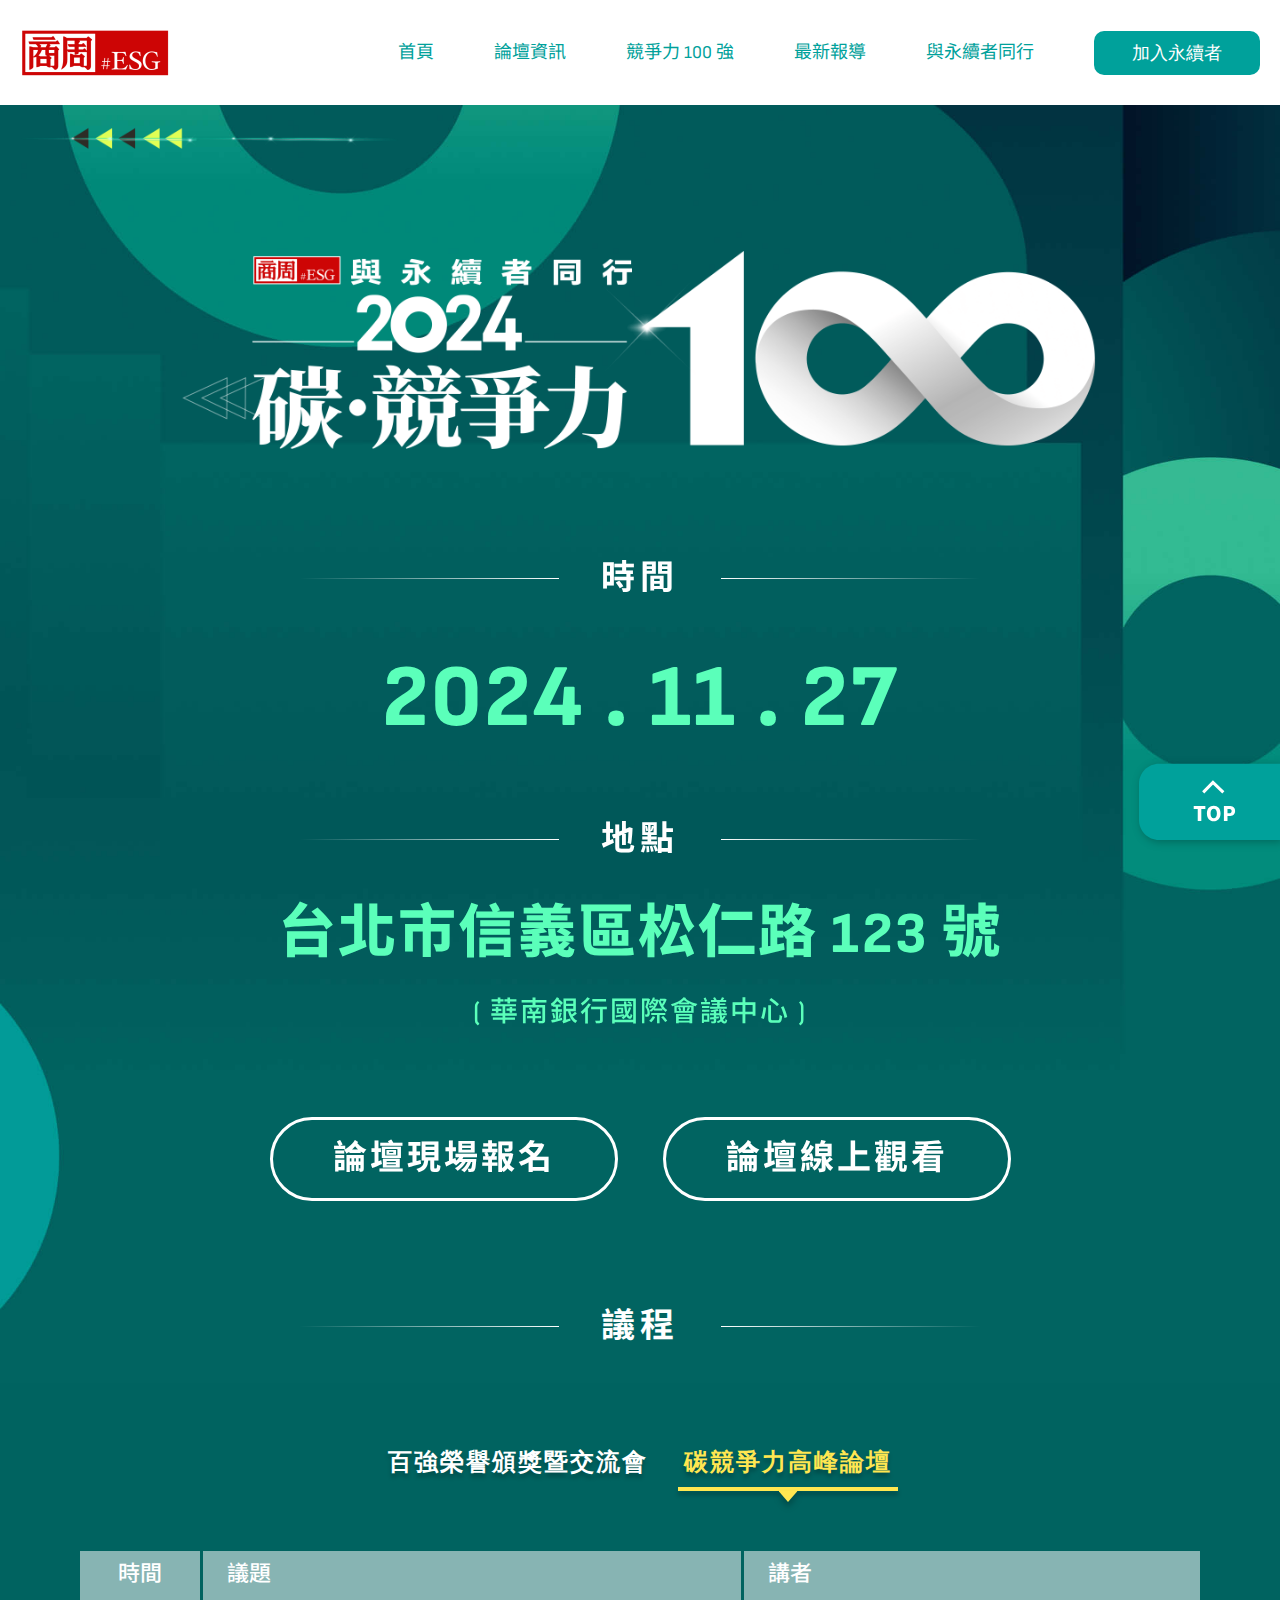
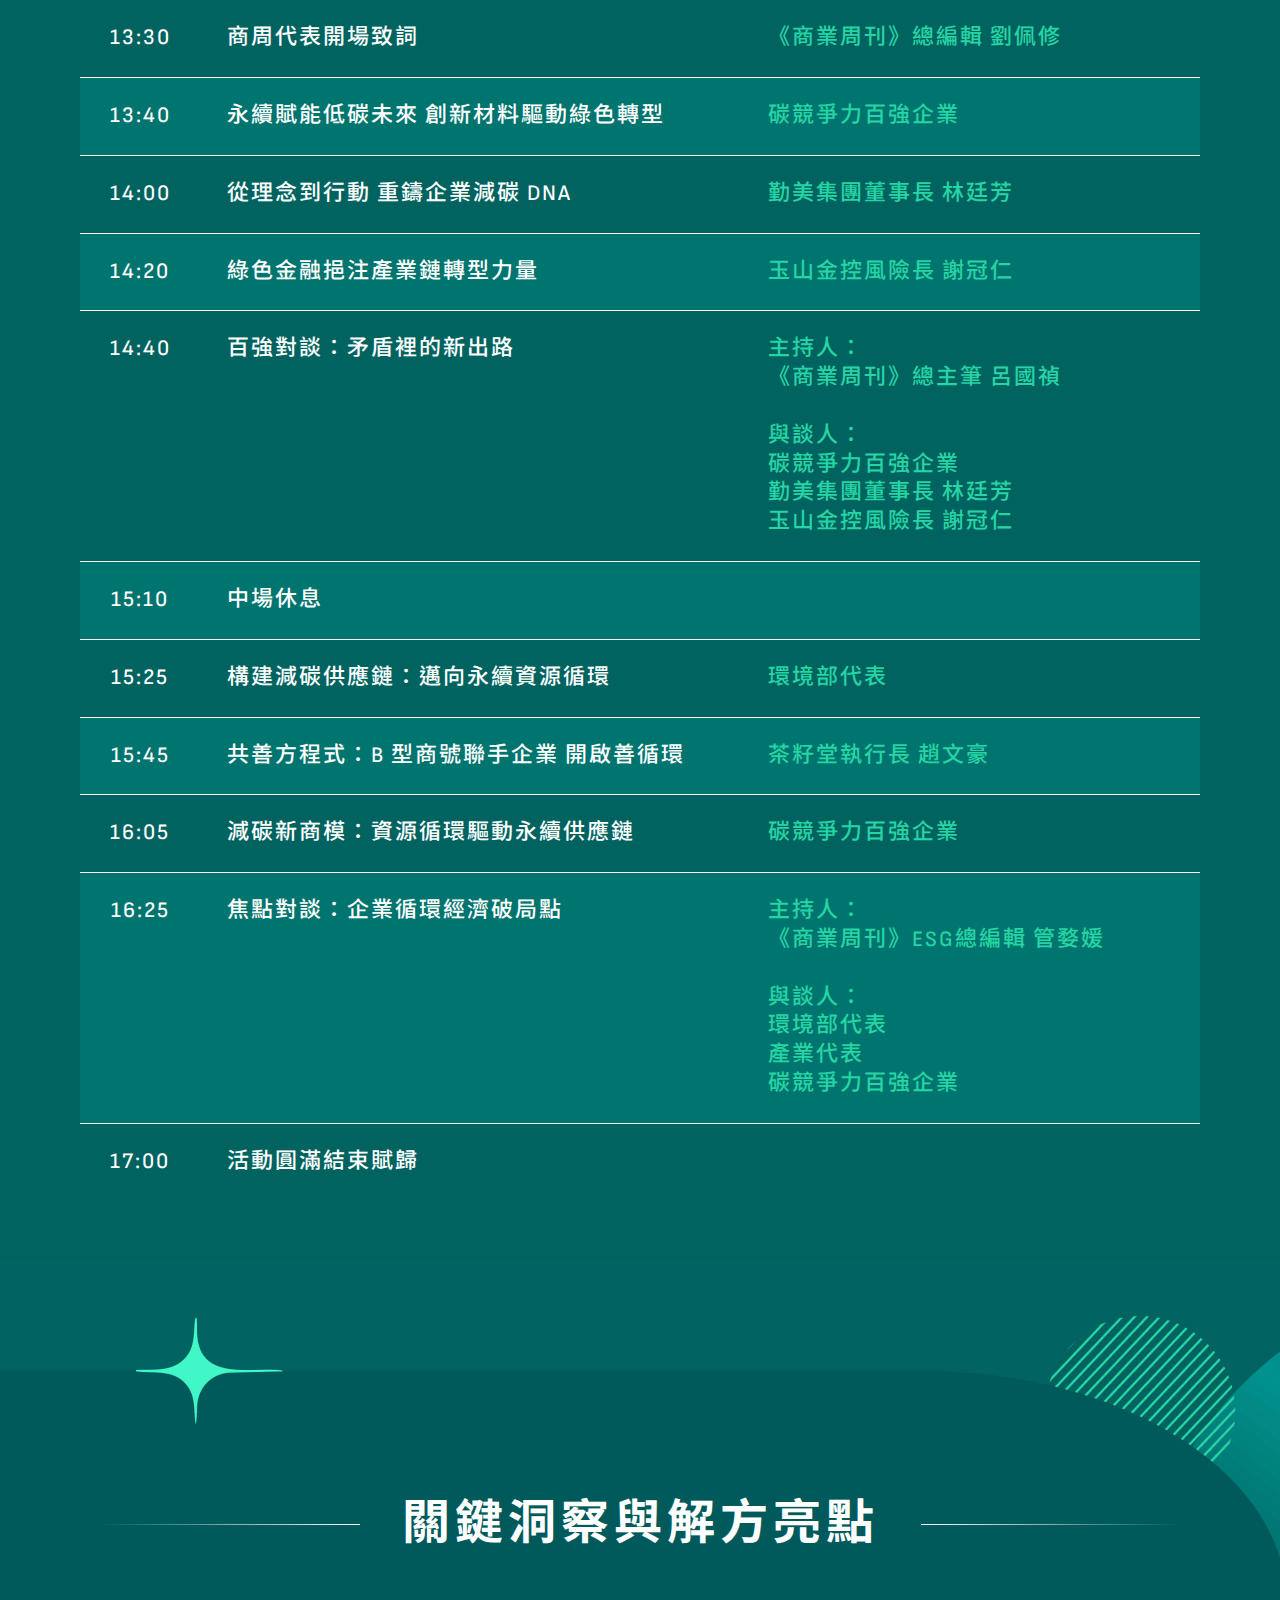
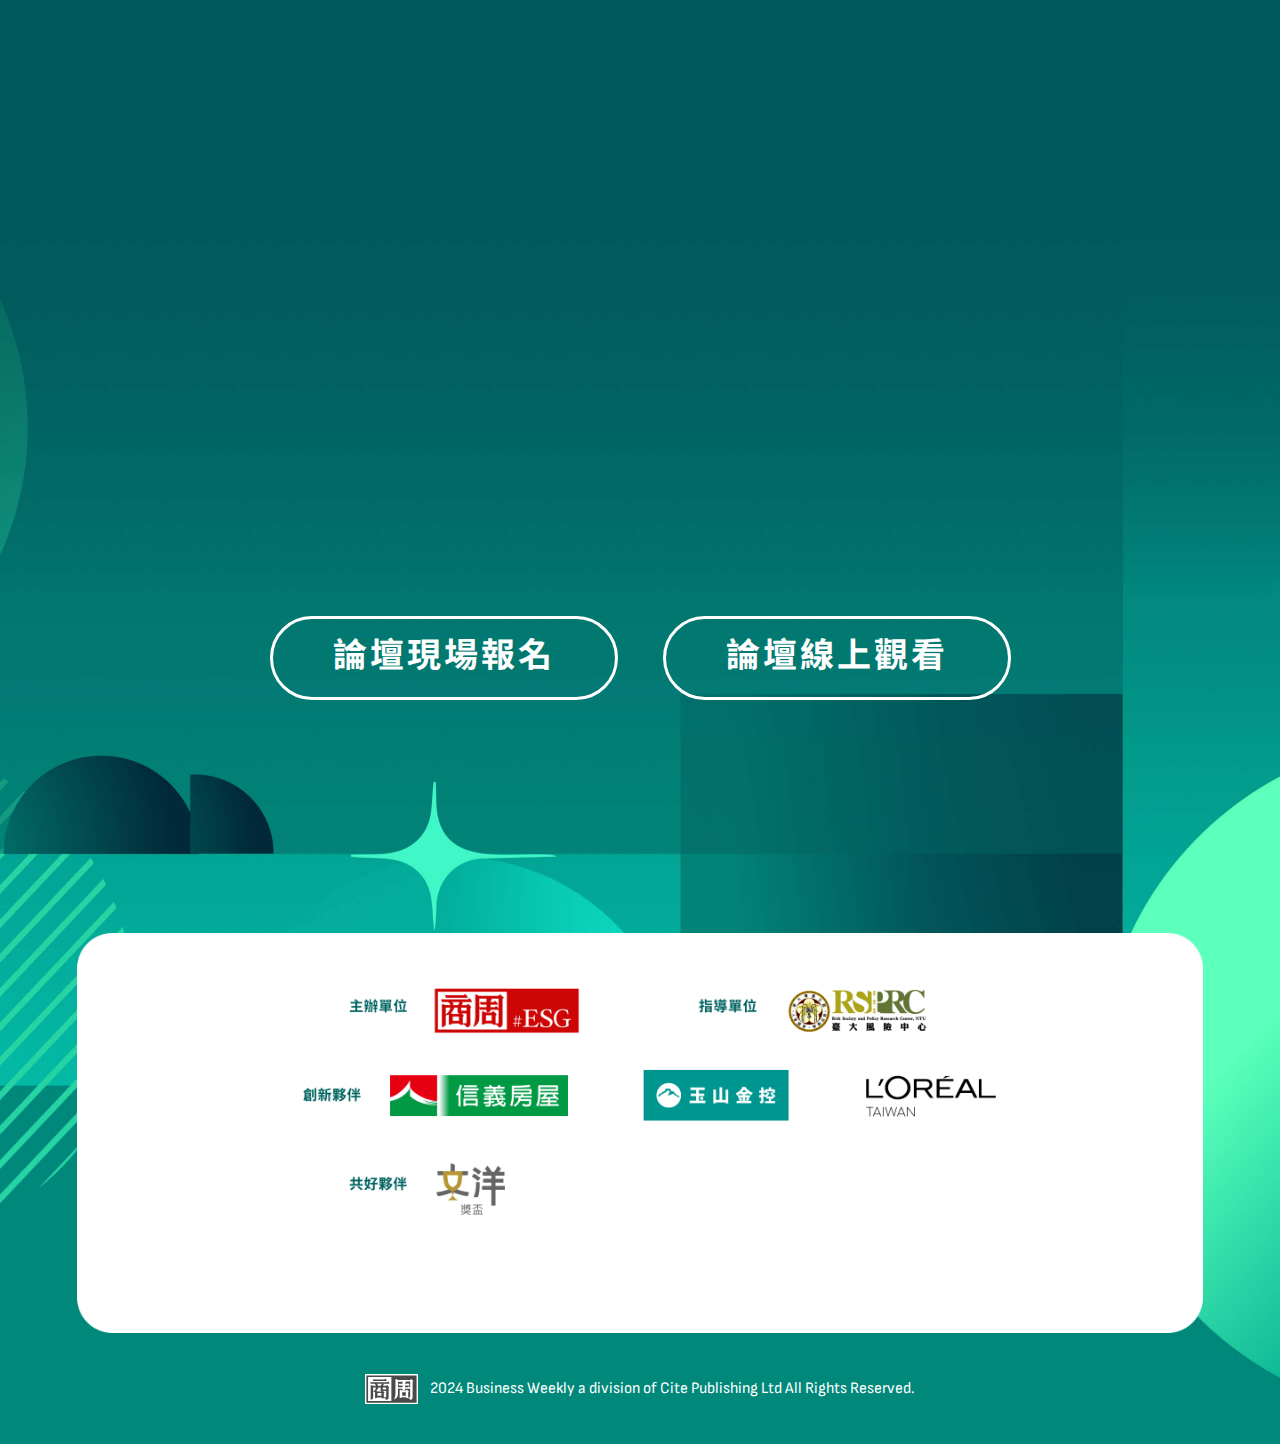
<file: 2024c100-export/forum.html>
<!DOCTYPE html>
<html lang="zh-Hant-TW">
<head>
    <meta charset="UTF-8">
    <meta name="viewport" content="width=device-width, user-scalable=no, initial-scale=1.0, maximum-scale=1.0, minimum-scale=1.0">
    <meta http-equiv="X-UA-Compatible" content="ie=edge">
    <title>碳競爭力高峰會</title>
    <meta name="description" content="「碳競爭力100強」企業會減碳又賺錢！84%的上市企業把碳盤查當標配，2023入榜百強企業市值逾32兆元，73%的股價表現勝同業，您的企業足夠有競爭力嗎?商周誠摯邀請您參與碳競爭力高峰會，一同與永續者同行！">
    <meta name="keywords" content="ESG, 減碳, 綠色經濟, 碳競爭力,再生能源, 商周ESG, 供應鏈, 範疇三, 碳盤查">
    <link rel="canonical" href="https://www.businessweekly.com.tw/Event/Carbon-competitiveness/summit" id="canonical-url-link">
    <link rel="shortcut icon" href="" sizes="32x32" type="image/png">

    <!-- fb meta -->
    <meta property="og:type" content="website">
    <meta property="og:title" content="碳競爭力高峰會">
    <meta property="og:url" content="https://www.businessweekly.com.tw/Event/Carbon-competitiveness/summit">
    <meta property="og:description" content="「碳競爭力100強」企業會減碳又賺錢！84%的上市企業把碳盤查當標配，2023入榜百強企業市值逾32兆元，73%的股價表現勝同業，您的企業足夠有競爭力嗎?商周誠摯邀請您參與碳競爭力高峰會，一同與永續者同行！">
    <meta property="og:image" content="https://www.businessweekly.com.tw/Event/Carbon-competitiveness/assets/images/meta.png">

    <!-- css -->
    <link rel="stylesheet" href="assets/css/reset.css" type="text/css">
    <link rel="stylesheet" href="https://unpkg.com/aos@next/dist/aos.css" />
    <link rel="stylesheet" href="assets/css/animate.css" type="text/css">
    <link rel="stylesheet" href="assets/css/style.css" type="text/css">
    <!-- 個別頁面 css -->
    <link rel="stylesheet" href="assets/css/forum.css" type="text/css">

    <!-- js-->
    <script src="https://code.jquery.com/jquery-3.6.0.min.js"></script>
    <script src="assets/js/aos.js"></script>
    <script src="assets/js/jquery.scrollTo.min.js"></script>
    <script src="assets/js/main.js"></script>
    <script>
        $(document).ready(function () {
            //切換議程表
            $(".tab").on("click", function () {
                $(".tab").removeClass("active");
                $(this).addClass("active");
                $(".content").removeClass("active");
                $($(this).data("target")).addClass("active");
                AOS.refresh();
            });
        });

    </script>
</head>

<body>
    <main class="page-forum">
        <nav class="navbar">
            <div class="toggle-menu on"></div>
            <div class="container">
                <a class="logo" href="https://www.businessweekly.com.tw/event/site/esg" target="_blank"><img src="assets/images/logo.png" alt=""></a>
                <ul class="menu mob-hidden">
                    <li><a href="https://www.businessweekly.com.tw/Event/Carbon-competitiveness/">首頁</a></li>
                    <li><a href="https://www.businessweekly.com.tw/Event/Carbon-competitiveness/summit">論壇資訊</a></li>
                    <li class="submenu-parent">
                        <a href="#">競爭力 100 強 <span class="symbol"></span></a>
                        <ul class="submenu">
                            <li><a class="non">2024 競爭力 100 強</a>
                                <ul>
                                    <li><a href="https://www.businessweekly.com.tw/Event/Carbon-competitiveness/guide">評選資格</a></li>
                                    <li><a href="https://www.businessweekly.com.tw/Event/Carbon-competitiveness/2024List100">百強名單</a></li>
                                </ul>
                            </li>
                            <li><a href="https://www.businessweekly.com.tw/Event/Carbon-competitiveness/2023List100">2023 競爭力 100 強</a></li>
                        </ul>
                    </li>
                    <li><a href="https://www.businessweekly.com.tw/Event/Carbon-competitiveness/news">最新報導</a></li>
                    <li><a href="https://www.businessweekly.com.tw/Event/Carbon-competitiveness/history">與永續者同行</a></li>
                    <li><button class="action-btn">加入永續者</button></li>
                </ul>
            </div>
        </nav>

        <div class="fix-btn">
            <div id="top"></div>
        </div>
        <!-- <div class="fix-btn live">
            <div id="book"></div>
            <div id="top"></div>
        </div> -->

        <section class="kv">
            <div class="kv-wrap">
                <picture class="img-kv">
                    <source media="(max-width: 992px)" srcset="assets/images/feature/kv_bg_mobile.png" />
                    <source media="(max-width: 1439px)" srcset="assets/images/feature/kv_bg.png" />
                    <img src="assets/images/feature/kv_bg_xl.png" alt="">
                </picture>
                <picture class="img-logo" data-aos="fade-up" data-aos-offset="0" data-aos-duration="900"
                    data-aos-delay="200">
                    <source media="(max-width: 992px)" srcset="assets/images/feature/kv_logo_mobile.png" />
                    <source media="(max-width: 1439px)" srcset="assets/images/feature/kv_logo.png" />
                    <img src="assets/images/feature/kv_logo_xl.png" alt="">
                </picture>
            </div>
        </section>

        <!-- 論壇時間地點、報名 start -->
        <section class="forum-date">
            <div class="text-wrap">
                <div class="title-s">時間</div>
                <div class="content" data-aos="fade-up" data-aos-offset="0" data-aos-delay="250">2024 . 11 . 27</div>
            </div>
            <div class="text-wrap">
                <div class="title-s">地點</div>
                <div class="content add" data-aos="fade-up" data-aos-offset="0" data-aos-delay="200">台北市信義區松仁路 123
                    號<span>( 華南銀行國際會議中心 )</span></div>
            </div>
            <div class="btn-wrap attend">
                <a class="sq-btn signup01">論壇現場報名</a>
                <a class="sq-btn signup02">論壇線上觀看</a>
            </div>
        </section>
        <!-- 論壇時間地點、報名 end -->

        <!-- 直播區塊 start -->
        <!-- <section class="forum-live">
            <div class="live-video-wrap"><iframe frameborder="0" allowfullscreen="allowfullscreen" src="https://app.straas.net/smart.businessweekly.com.tw-test/lives/yvYesuge?views_count=0&users_count=0" loading="lazy"></iframe></div>
            <div class="live-chat-wrap"><iframe src="https://app.sli.do/event/6yqTg9Jv7zAD5LU757sWmS" height="100%" width="100%" frameBorder="0" style="min-height: 560px;" allow="clipboard-write" title="Slido"></iframe></div>
        </section> -->
        <!-- 直播區塊 end -->

        <section class="forum-timeline">
            <div class="title-s">議程</div>
            <div class="tab-container">
                <div class="tabs">
                    <button class="tab" data-target="#meeting">百強榮譽頒獎暨交流會</button>
                    <button class="tab active" data-target="#forum">碳競爭力高峰論壇</button>
                </div>
                <div class="tab-content">
                    <div id="meeting" class="content" data-aos="fade-up">
                        <div class="table">
                            <div class="row head">
                                <div class="th">時間</div>
                                <div class="th">議題</div>
                                <div class="th">講者</div>
                            </div>
                            <div class="row odd">
                                <div class="td">09:30</div>
                                <div class="td">商周代表開場致詞</div>
                                <div class="td">商周集團執行長 郭奕伶</div>
                            </div>
                            <div class="row odd densed">
                                <div class="td"></div>
                                <div class="td">政府代表致詞</div>
                                <div class="td">行政院副院長 鄭麗君<br>經濟部長 郭智輝<br>環境部部長 彭啟明<br>國發會主委 劉鏡清</div>
                            </div>
                            <div class="row even">
                                <div class="td">09:50</div>
                                <div class="td">頒獎典禮</div>
                            </div>
                            <div class="row odd line">
                                <div class="td">11:40</div>
                                <div class="td">碳競爭力評鑑指標</div>
                                <div class="td">臺灣大學風險社會政策研究中心<br>周桂田 主任 </div>
                            </div>
                            <div class="row even">
                                <div class="td">12:00</div>
                                <div class="td">百強交流會</div>
                                <div class="td">2024碳競爭力百強企業</div>
                            </div>
                        </div>
                    </div>
                    <div id="forum" class="content active">
                        <div class="table">
                            <div class="row head">
                                <div class="th">時間</div>
                                <div class="th">議題</div>
                                <div class="th">講者</div>
                            </div>
                            <div class="row odd">
                                <div class="td">13:30</div>
                                <div class="td">商周代表開場致詞</div>
                                <div class="td">《商業周刊》總編輯 劉佩修</div>
                            </div>
                            <div class="row even">
                                <div class="td">13:40</div>
                                <div class="td">永續賦能低碳未來  創新材料驅動綠色轉型</div>
                                <div class="td">碳競爭力百強企業</div>
                            </div>
                            <div class="row odd">
                                <div class="td">14:00</div>
                                <div class="td">從理念到行動 重鑄企業減碳 DNA</div>
                                <div class="td">勤美集團董事長 林廷芳</div>
                            </div>
                            <div class="row even">
                                <div class="td">14:20</div>
                                <div class="td">綠色金融挹注產業鏈轉型力量</div>
                                <div class="td">玉山金控風險長 謝冠仁</div>
                            </div>
                            <div class="row odd">
                                <div class="td">14:40</div>
                                <div class="td">百強對談：矛盾裡的新出路</div>
                                <div class="td">主持人：<br>《商業周刊》總主筆 呂國禎<br><br>與談人：<br>碳競爭力百強企業<br>勤美集團董事長 林廷芳<br>玉山金控風險長 謝冠仁</div>
                            </div>
                            <div class="row even">
                                <div class="td">15:10</div>
                                <div class="td">中場休息</div>
                                <div class="td"> </div>
                            </div>
                            <div class="row odd">
                                <div class="td">15:25</div>
                                <div class="td">構建減碳供應鏈：邁向永續資源循環</div>
                                <div class="td">環境部代表</div>
                            </div>
                            <div class="row even">
                                <div class="td">15:45</div>
                                <div class="td">共善方程式：B 型商號聯手企業 開啟善循環</div>
                                <div class="td">茶籽堂執行長 趙文豪</div>
                            </div>
                            <div class="row odd">
                                <div class="td">16:05</div>
                                <div class="td">減碳新商模：資源循環驅動永續供應鏈</div>
                                <div class="td">碳競爭力百強企業</div>
                            </div>
                            <div class="row even">
                                <div class="td">16:25</div>
                                <div class="td">焦點對談：企業循環經濟破局點</div>
                                <div class="td">主持人：<br>《商業周刊》ESG總編輯 管婺媛<br><br>與談人：<br>環境部代表<br>產業代表<br>碳競爭力百強企業</div>
                            </div>
                            <div class="row odd">
                                <div class="td">17:00</div>
                                <div class="td">活動圓滿結束賦歸</div>
                                <div class="td"> </div>
                            </div>
                        </div>
                    </div>
                </div>
            </div>
        </section>

        <section class="forum-feature">
            <div class="title-l">關鍵洞察與解方亮點</div>
            <div class="feature-list">
                <div class="feature-wrap f01" data-aos="fade-up" data-aos-anchor=".forum-feature .title-l">
                    <div class="title">
                        <span class="num">01</span>
                        <span class="text">百強企業 1+N 策略解析</span>
                    </div>
                    <div class="content">
                        <div class="subtitle">建構淨零轉型競爭力 共創以大帶小供應鏈</div>
                        <p>供應鏈脫碳正逐漸成為趨勢，品牌企業與供應商如何解決減碳共識的困難？可以怎麼做？有哪些方法？</p>
                    </div>
                </div>
                <div class="feature-wrap f02" data-aos="fade-up" data-aos-anchor=".forum-feature .f01 p"
                    data-aos-delay="100">
                    <div class="title">
                        <span class="num">02</span>
                        <span class="text">從線性經濟轉型循環經濟</span>
                    </div>
                    <div class="content">
                        <div class="subtitle">循環經濟沒有廢棄物 只有被錯置的資源</div>
                        <p>產業從線性經濟轉型到循環經濟並非一蹴可及，環境部現身說法，解析政府減碳政策對企業永續的理解和信任。</p>
                    </div>
                </div>
                <div class="feature-wrap f03" data-aos="fade-up" data-aos-anchor=".forum-feature .f02 p"
                    data-aos-delay="200">
                    <div class="title">
                        <span class="num">03</span>
                        <span class="text">企業永續轉型應用</span>
                    </div>
                    <div class="content">
                        <div class="subtitle">供應鏈減碳新策略與新商模</div>
                        <p>台灣工業減碳新技術? 如何運用減碳作為連結國際競爭力，開闢碳競爭力的新藍海。</p>
                    </div>
                </div>
            </div>

            <!-- 論壇報名 start -->
            <div class="btn-wrap attend">
                <a class="sq-btn signup01">論壇現場報名</a>
                <a class="sq-btn signup02">論壇線上觀看</a>
            </div>
            <!-- 論壇報名 end -->
        </section>


    </main>
    <footer>
        <div class="container">
            <picture class="partner">
                <source media="(max-width: 992px)" srcset="assets/images/partner.png" />
                <img src="assets/images/dt/partner.png" alt="">
            </picture>
            <p><img src="assets/images/logo_bw.svg" alt="" class="logo">2024 Business Weekly a division of Cite
                Publishing Ltd All Rights Reserved.</p>
            <div class="deco deco-right"></div>
            <div class="deco deco-left"></div>
        </div>

    </footer>


    <section class="popup hidden" id="form-pop-1">
        <div class="popup-close popup-backdrop" tabindex="0"></div>

        <div class="popup-body-wrap">
            <div class="popup-body">
                <div class="content">
                    <iframe src="" frameborder="0"></iframe>
                </div>
                <i class="popup-close-btn">
                    <img src="assets/images/close.svg">
                </i>
            </div>
        </div>
    </section>
</body>

</html>
</file>
<file: 2024c100-export/assets/css/style.css>
@import url("https://fonts.googleapis.com/css2?family=Noto+Sans+TC:wght@200..900&display=swap");
@import url("https://fonts.googleapis.com/css2?family=Noto+Serif+TC:wght@200..900&display=swap");
@import url("https://fonts.googleapis.com/css2?family=Sofia+Sans+Semi+Condensed:ital,wght@0,1..1000;1,1..1000&display=swap");
body.overflow-hidden {
  overflow: hidden;
}

.container {
  width: 100%;
  max-width: 1280px;
  position: relative;
  margin: 0 auto;
}

.fix-btn {
  position: fixed;
  right: 0;
  bottom: 60px;
  z-index: 8000;
}
.fix-btn #top {
  width: 93px;
  height: 61px;
  background-image: url(../images/MB-TOP.svg);
  background-size: cover;
  cursor: pointer;
  -webkit-filter: drop-shadow(2px 2px 4px rgba(0, 0, 0, 0.25));
          filter: drop-shadow(2px 2px 4px rgba(0, 0, 0, 0.25));
}
@media (min-width: 992px) {
  .fix-btn #top {
    width: 141px;
    height: 77px;
    background-image: url(../images/PC-TOP.svg);
  }
}
.fix-btn.live {
  -webkit-filter: drop-shadow(2px 2px 4px rgba(0, 0, 0, 0.25));
          filter: drop-shadow(2px 2px 4px rgba(0, 0, 0, 0.25));
  cursor: pointer;
}
.fix-btn.live #top {
  -webkit-filter: none;
          filter: none;
  background-image: url(../images/MB-TOP-live.svg);
}
@media (min-width: 992px) {
  .fix-btn.live #top {
    width: 141px;
    height: 77px;
    background-image: url(../images/PC-TOP-live.svg);
  }
}
.fix-btn.live #book {
  width: 93px;
  height: 123px;
  background-image: url(../images/MB-book.svg);
  background-size: cover;
}
@media (min-width: 992px) {
  .fix-btn.live #book {
    width: 141px;
    height: 113px;
    background-image: url(../images/PC-book.svg);
  }
}

.navbar {
  background-color: #fff;
  position: fixed;
  top: 0;
  left: 0;
  right: 0;
  z-index: 9999;
}
.navbar .container {
  display: -webkit-box;
  display: -ms-flexbox;
  display: flex;
  -webkit-box-pack: justify;
      -ms-flex-pack: justify;
          justify-content: space-between;
  -webkit-box-align: center;
      -ms-flex-align: center;
          align-items: center;
  height: 83px;
  padding: 0 20px;
  -webkit-transition: height 0.2s ease-out;
  transition: height 0.2s ease-out;
}
@media (min-width: 992px) {
  .navbar .container {
    height: 105px;
  }
}
@media (min-width: 992px) {
  .navbar .container.shrink {
    height: 83px;
  }
}
@media (min-width: 992px) {
  .navbar .container.shrink .menu a {
    line-height: 83px;
  }
}
.navbar .logo {
  width: 113px;
}
@media (min-width: 992px) {
  .navbar .logo {
    width: 150px;
  }
}
.navbar .menu {
  position: fixed;
  list-style: none;
  -webkit-box-align: center;
      -ms-flex-align: center;
          align-items: center;
  width: 100vw;
  height: 100dvh;
  background-color: #008A7A;
  z-index: 999;
  top: 0;
  left: 0;
  padding: 70px 36px;
  -webkit-transition: opacity 0.4s ease, visibility 0.4s, -webkit-transform 0.4s ease;
  transition: opacity 0.4s ease, visibility 0.4s, -webkit-transform 0.4s ease;
  transition: opacity 0.4s ease, transform 0.4s ease, visibility 0.4s;
  transition: opacity 0.4s ease, transform 0.4s ease, visibility 0.4s, -webkit-transform 0.4s ease;
}
.navbar .menu.mob-hidden {
  opacity: 0;
  visibility: hidden;
  -webkit-transform: translateY(-20px);
          transform: translateY(-20px);
}
@media (min-width: 992px) {
  .navbar .menu.mob-hidden {
    display: -webkit-box;
    display: -ms-flexbox;
    display: flex;
    opacity: 1;
    visibility: visible;
    -webkit-transform: translateY(0);
            transform: translateY(0);
  }
}
.navbar .menu.mob-show {
  opacity: 1;
  visibility: visible;
  -webkit-transform: translateY(0);
          transform: translateY(0);
}
@media (min-width: 992px) {
  .navbar .menu.mob-show {
    display: -webkit-box;
    display: -ms-flexbox;
    display: flex;
  }
}
@media (min-width: 992px) {
  .navbar .menu {
    width: auto;
    height: auto;
    background-color: transparent;
    position: relative;
    display: -webkit-box;
    display: -ms-flexbox;
    display: flex;
    gap: 40px;
    padding: 0;
  }
}
@media (min-width: 1280px) {
  .navbar .menu {
    gap: 60px;
  }
}
.navbar .menu li {
  position: relative;
}
.navbar .menu a {
  color: #fff;
  display: block;
  font-size: 22px;
}
@media (min-width: 992px) {
  .navbar .menu a {
    font-size: 18px;
    color: #00A19B;
    line-height: 105px;
    padding: 0;
  }
}
.navbar .menu a:hover {
  color: #fff;
}
@media (min-width: 992px) {
  .navbar .menu a:hover {
    color: #26D4A4;
  }
}
.navbar .menu a.non:hover {
  color: #fff;
}
@media (min-width: 992px) {
  .navbar .menu a.non:hover {
    color: #00A19B;
    cursor: default;
  }
}
.navbar .menu > li > a {
  border-top: #fff 0.5px solid;
  padding: 21px 16px 16px;
}
@media (min-width: 992px) {
  .navbar .menu > li > a {
    border-top: none;
    padding: 0;
  }
}
.navbar .menu > li:nth-child(1) > a {
  border-top: none;
}
.navbar .menu .submenu-parent > a {
  color: #fff;
  padding: 21px 16px 16px;
  -webkit-transition: all 0.4s ease-in-out;
  transition: all 0.4s ease-in-out;
  display: -webkit-box;
  display: -ms-flexbox;
  display: flex;
  -webkit-box-align: center;
      -ms-flex-align: center;
          align-items: center;
}
@media (min-width: 992px) {
  .navbar .menu .submenu-parent > a {
    padding: 0;
    color: #00A19B;
  }
}
.navbar .menu .submenu-parent .symbol {
  width: 18px;
  height: 18px;
  display: block;
  background-image: url(../images/add_w.svg);
  background-size: cover;
  -webkit-transition: -webkit-transform 0.3s;
  transition: -webkit-transform 0.3s;
  transition: transform 0.3s;
  transition: transform 0.3s, -webkit-transform 0.3s;
  margin-left: 18px;
}
@media (min-width: 992px) {
  .navbar .menu .submenu-parent .symbol {
    display: none;
  }
}
.navbar .menu .submenu-parent .symbol.expend {
  background-image: url(../images/minus.svg);
  -webkit-transform: rotate(180deg);
          transform: rotate(180deg);
}
.navbar .menu .submenu-parent.active > a {
  color: #26D4A4;
}
@media (min-width: 992px) {
  .navbar .menu .submenu-parent:hover > a {
    color: #26D4A4;
  }
}
@media (min-width: 992px) {
  .navbar .menu .submenu-parent:hover .submenu {
    display: block !important;
  }
}
.navbar .toggle-menu {
  width: 46px;
  height: 46px;
  position: absolute;
  right: 26px;
  top: 18.5px;
  display: block;
  background-image: url(../images/menuicon_ham.svg);
  z-index: 1000;
}
@media (min-width: 992px) {
  .navbar .toggle-menu {
    display: none;
  }
}
.navbar .toggle-menu.off {
  background-image: url(../images/menuicon_close.svg);
}
.navbar .submenu {
  display: none;
  list-style: none;
  padding: 0 32px 16px 32px;
}
@media (min-width: 992px) {
  .navbar .submenu {
    display: none;
    position: absolute;
    top: 100%;
    left: 0;
    background-color: rgba(255, 255, 255, 0.9);
    padding: 16px 24px 10px 44px;
    z-index: 90;
    width: 240px;
  }
}
.navbar .submenu li {
  color: #fff;
  margin-bottom: 16px;
  list-style-type: disc;
}
@media (min-width: 992px) {
  .navbar .submenu li {
    color: #00A19B;
    font-size: 18px;
    margin-bottom: 26px;
  }
}
.navbar .submenu li ul {
  margin-top: 20px;
  padding-left: 20px;
}
@media (min-width: 992px) {
  .navbar .submenu li ul {
    margin-top: 12px;
  }
}
.navbar .submenu li li {
  margin-bottom: 16px;
}
@media (min-width: 992px) {
  .navbar .submenu li li {
    margin-bottom: 6px;
  }
}
.navbar .submenu a {
  line-height: 1.5 !important;
  padding: 0;
}
.navbar .action-btn {
  padding: 13px 38px;
  background-color: #26D4A4;
  color: #fff;
  border: none;
  cursor: pointer;
  border-radius: 12px;
  -webkit-transition: all 0.2s ease-in-out;
  transition: all 0.2s ease-in-out;
  margin-top: 32px;
  width: 100%;
  font-size: 22px;
}
@media (min-width: 992px) {
  .navbar .action-btn {
    padding: 10px 38px;
    font-size: 18px;
    margin-top: 0;
    width: auto;
    border-radius: 10px;
    background-color: #00A19B;
  }
}
.navbar .action-btn:hover {
  background-color: #26D4A4;
}

.popup {
  width: 100%;
  height: 100%;
  position: fixed;
  top: 0;
  left: 0;
  z-index: 10000;
}
.popup.hidden {
  display: none;
  opacity: 0;
}
.popup-backdrop {
  width: 100%;
  height: 100%;
  position: fixed;
  top: 0;
  left: 0;
  background-color: rgba(0, 0, 0, 0.8);
  backdrop-filter: blur(10px);
  -webkit-backdrop-filter: blur(10px);
  opacity: 1;
  z-index: 10000;
}
@media (min-width: 992px) {
  .popup-backdrop {
    background-color: rgba(0, 0, 0, 0.5);
    -webkit-backdrop-filter: none;
            backdrop-filter: none;
  }
}
.popup-close-btn {
  width: 40px;
  position: absolute;
  top: -40px;
  right: 0;
  z-index: 10002;
  cursor: pointer;
}
@media (min-width: 992px) {
  .popup-close-btn {
    width: 60px;
    top: -60px;
    right: -60px;
  }
}
.popup-body-wrap {
  position: relative;
  display: -webkit-box;
  display: -ms-flexbox;
  display: flex;
  -webkit-box-align: center;
      -ms-flex-align: center;
          align-items: center;
  -webkit-box-pack: center;
      -ms-flex-pack: center;
          justify-content: center;
  width: 100%;
  height: 100%;
  z-index: 10001;
}
.popup-body {
  position: relative;
}

footer {
  background-color: #01877C;
  color: #fff;
  font-size: 2.6570048309vw;
  line-height: 3.9855072464vw;
  background-image: url(../images/footer_bg.png);
  background-size: 100% auto;
  background-position: top center;
  width: 100%;
  overflow: hidden;
  padding-top: 108px;
  background-repeat: no-repeat;
}
@media (min-width: 992px) {
  footer {
    background-image: url(../images/dt/footer_bg.png);
    background-size: auto 100%;
    padding-top: 226px;
    font-size: 16px;
  }
}
footer .container {
  display: -webkit-box;
  display: -ms-flexbox;
  display: flex;
  -webkit-box-orient: vertical;
  -webkit-box-direction: normal;
      -ms-flex-direction: column;
          flex-direction: column;
  -webkit-box-align: center;
      -ms-flex-align: center;
          align-items: center;
  -webkit-box-pack: center;
      -ms-flex-pack: center;
          justify-content: center;
}
footer .partner {
  display: block;
  -ms-flex-negative: 0;
      flex-shrink: 0;
  z-index: 1;
  width: calc(100% - 40px);
  margin: 0 auto;
}
@media (min-width: 992px) {
  footer .partner {
    width: 87.9166666667vw;
    max-width: 1266px;
  }
}
footer p {
  display: -webkit-box;
  display: -ms-flexbox;
  display: flex;
  padding: 30px 44px;
  -webkit-box-align: center;
      -ms-flex-align: center;
          align-items: center;
  gap: 12px;
}
footer .logo {
  display: block;
  width: 53px;
}
footer .deco {
  position: absolute;
  z-index: 0;
}
footer .deco-left {
  background-image: url(../images/footer_circle_2.svg);
  background-size: cover;
}
@media (min-width: 992px) {
  footer .deco-left {
    top: -19.8611111111vw;
    width: 28.4027777778vw;
    max-width: 409px;
    height: 28.6805555556vw;
    max-height: 413px;
    right: calc(100% + 30px);
  }
}
@media (min-width: 1440px) {
  footer .deco-left {
    top: -286px;
  }
}
footer .deco-right {
  background-image: url(../images/footer_circle.svg);
  background-size: cover;
}
@media (min-width: 992px) {
  footer .deco-right {
    top: -14.8611111111vw;
    width: 43.0555555556vw;
    max-width: 620px;
    height: 43.0555555556vw;
    max-height: 620px;
    right: -32.1527777778vw;
  }
}
@media (min-width: 1440px) {
  footer .deco-right {
    top: -214px;
    right: -463px;
  }
}

#form-pop-1 .popup-body {
  height: 80dvh;
  width: calc(100vw - 40px);
  max-width: 920px;
}
@media (min-width: 992px) {
  #form-pop-1 .popup-body {
    width: 63.8888888889vw;
  }
}
#form-pop-1 .popup-body .content {
  border-radius: 20px;
  overflow: hidden;
  width: 100%;
  height: 100%;
}
#form-pop-1 iframe {
  position: relative;
  z-index: 2003;
  height: 100%;
  width: 100%;
}
/*# sourceMappingURL=style.css.map */
</file>
<file: 2024c100-export/assets/css/forum.css>
@charset "UTF-8";
@import url("https://fonts.googleapis.com/css2?family=Noto+Sans+TC:wght@200..900&display=swap");
@import url("https://fonts.googleapis.com/css2?family=Noto+Serif+TC:wght@200..900&display=swap");
@import url("https://fonts.googleapis.com/css2?family=Sofia+Sans+Semi+Condensed:ital,wght@0,1..1000;1,1..1000&display=swap");
.page-forum {
  background-color: #006360;
  background-image: url(../images/feature/page_bg_mobile.png);
  background-size: 100% auto;
  background-position: top center;
  background-repeat: no-repeat;
  position: relative;
  z-index: 1;
}
@media (min-width: 992px) {
  .page-forum {
    background-image: url(../images/feature/page_bg.png);
    background-size: 1920px auto;
  }
}
.page-forum .title-s, .page-forum .title-l {
  font-size: 26px;
  font-weight: 700;
  letter-spacing: 5px;
  color: #fff;
  text-align: center;
  display: -webkit-box;
  display: -ms-flexbox;
  display: flex;
  -webkit-box-align: center;
      -ms-flex-align: center;
          align-items: center;
  -webkit-box-pack: center;
      -ms-flex-pack: center;
          justify-content: center;
  gap: 16px;
  line-height: 1.5;
}
@media (min-width: 992px) {
  .page-forum .title-s, .page-forum .title-l {
    font-size: 34px;
    gap: 42px;
  }
}
.page-forum .title-s:before, .page-forum .title-l:before {
  content: "";
  display: block;
  height: 1px;
  width: 90px;
  background: -webkit-gradient(linear, right in oklab, from(rgba(255, 254, 254, 0)), to(#fff));
  background: linear-gradient(90deg in oklab, rgba(255, 254, 254, 0), #fff);
}
@media (min-width: 992px) {
  .page-forum .title-s:before, .page-forum .title-l:before {
    width: 260px;
  }
}
.page-forum .title-s:after, .page-forum .title-l:after {
  content: "";
  display: block;
  height: 1px;
  width: 90px;
  background: -webkit-gradient(linear, right in oklab, from(#fff), to(rgba(255, 254, 254, 0)));
  background: linear-gradient(90deg in oklab, #fff, rgba(255, 254, 254, 0));
}
@media (min-width: 992px) {
  .page-forum .title-s:after, .page-forum .title-l:after {
    width: 260px;
  }
}
.page-forum .title-l {
  font-size: 30px;
  gap: 12px;
}
@media (min-width: 992px) {
  .page-forum .title-l {
    font-size: 48px;
    font-weight: 700;
    gap: 42px;
  }
}
.page-forum .title-l:before {
  width: 86px;
  -ms-flex-negative: 0;
      flex-shrink: 0;
}
@media (min-width: 992px) {
  .page-forum .title-l:before {
    width: 260px;
  }
}
.page-forum .title-l:after {
  width: 86px;
  -ms-flex-negative: 0;
      flex-shrink: 0;
}
@media (min-width: 992px) {
  .page-forum .title-l:after {
    width: 260px;
  }
}
.page-forum .btn-wrap.attend {
  display: -webkit-box;
  display: -ms-flexbox;
  display: flex;
  -webkit-box-align: center;
      -ms-flex-align: center;
          align-items: center;
  -webkit-box-pack: center;
      -ms-flex-pack: center;
          justify-content: center;
  gap: 16px;
  padding: 0 46px;
}
@media (min-width: 992px) {
  .page-forum .btn-wrap.attend {
    gap: 45px;
  }
}
.page-forum .sq-btn {
  font-size: 22px;
  color: #fff;
  font-weight: 700;
  letter-spacing: 3px;
  display: -webkit-box;
  display: -ms-flexbox;
  display: flex;
  height: 100px;
  -webkit-box-align: center;
      -ms-flex-align: center;
          align-items: center;
  -webkit-box-pack: center;
      -ms-flex-pack: center;
          justify-content: center;
  border: 3px solid #fff;
  padding: 23px 20px;
  text-align: center;
  border-radius: 30px;
  cursor: pointer;
  -webkit-transition: all 0.2s cubic-bezier(0.23, 1, 0.32, 1);
  transition: all 0.2s cubic-bezier(0.23, 1, 0.32, 1);
}
@media (min-width: 992px) {
  .page-forum .sq-btn {
    height: 84px;
    font-size: 34px;
    padding: 23px 60px;
    border-radius: 50px;
  }
}
@media (min-width: 1440px) {
  .page-forum .sq-btn {
    padding: 23px 90px;
  }
}
.page-forum .sq-btn:hover {
  background: -webkit-gradient(linear, left top, left bottom, from(#0094EC), to(#0073B8));
  background: linear-gradient(#0094EC 0%, #0073B8 100%);
  background-size: 120% 120%;
  background-position: center center;
  background-repeat: no-repeat;
  border: 3px solid transparent;
}

.forum-date {
  padding: 0 28px;
  margin-bottom: 100px;
  position: relative;
}
.forum-date:before {
  content: "";
  width: 44px;
  height: 246px;
  background-image: url(../images/feature/mid_dec_mobile.svg);
  background-size: contain;
  display: block;
  top: 270px;
  left: 0;
  position: absolute;
}
@media (min-width: 992px) {
  .forum-date:before {
    display: none;
  }
}
.forum-date .title-s {
  margin-bottom: 23px;
}
.forum-date .text-wrap {
  margin-bottom: 43px;
}
@media (min-width: 992px) {
  .forum-date .text-wrap {
    margin-bottom: 43px;
  }
}
.forum-date .text-wrap .content {
  color: #5BFFBA;
  font-weight: 800;
  font-size: 38px;
  line-height: 1.6315789474;
  letter-spacing: 2px;
  text-align: center;
  max-width: 270px;
  margin: 0 auto;
}
@media (min-width: 992px) {
  .forum-date .text-wrap .content {
    max-width: 870px;
    font-size: 88px;
  }
}
@media (min-width: 992px) {
  .forum-date .text-wrap .content.add {
    font-size: 58px;
  }
}
.forum-date .text-wrap .content > span {
  font-size: 18px;
  line-height: 1.5;
  display: block;
  font-weight: 500;
  margin-top: 10px;
}
@media (min-width: 992px) {
  .forum-date .text-wrap .content > span {
    font-size: 28px;
  }
}
.forum-date .btn-wrap.attend {
  padding: 0 18px;
}
@media (min-width: 992px) {
  .forum-date .btn-wrap.attend {
    margin-top: 83px;
  }
}

.forum-live {
  display: -webkit-box;
  display: -ms-flexbox;
  display: flex;
  -webkit-box-orient: vertical;
  -webkit-box-direction: normal;
      -ms-flex-direction: column;
          flex-direction: column;
  padding: 0 30px;
  width: 100%;
  margin-bottom: 100px;
}
@media (min-width: 992px) {
  .forum-live {
    -webkit-box-orient: horizontal;
    -webkit-box-direction: normal;
        -ms-flex-direction: row;
            flex-direction: row;
    gap: 20px;
    padding: 0 24px;
    min-height: 545px;
    max-width: 1260px;
    margin: 0 auto;
    margin-bottom: 100px;
  }
}
.forum-live .live-video-wrap {
  width: 100%;
  background-color: #000;
  position: relative;
  -ms-flex-negative: 0;
      flex-shrink: 0;
  display: -webkit-box;
  display: -ms-flexbox;
  display: flex;
  -webkit-box-align: center;
      -ms-flex-align: center;
          align-items: center;
  -webkit-box-pack: center;
      -ms-flex-pack: center;
          justify-content: center;
}
@media (min-width: 992px) {
  .forum-live .live-video-wrap {
    width: calc(100% - 350px);
  }
}
.forum-live .live-video-wrap iframe {
  width: 100%;
  aspect-ratio: 16/9;
}
.forum-live .live-chat-wrap {
  background-color: #fff;
  min-height: 580px;
}
@media (min-width: 992px) {
  .forum-live .live-chat-wrap {
    width: 330px;
    display: -webkit-box;
    display: -ms-flexbox;
    display: flex;
    -webkit-box-align: stretch;
        -ms-flex-align: stretch;
            align-items: stretch;
    min-height: 545px;
  }
}

.forum-timeline {
  z-index: 10;
  padding: 0 30px;
  margin-bottom: 60px;
}
.forum-timeline .tab-container {
  width: 100%;
  margin: 0 auto;
  margin-top: 24px;
}
@media (min-width: 992px) {
  .forum-timeline .tab-container {
    margin-top: 90px;
  }
}
.forum-timeline .tabs {
  display: -webkit-box;
  display: -ms-flexbox;
  display: flex;
  margin: 0 0 60px 0;
  gap: 2%;
}
@media (min-width: 992px) {
  .forum-timeline .tabs {
    -webkit-box-pack: center;
        -ms-flex-pack: center;
            justify-content: center;
  }
}
.forum-timeline .tabs .tab {
  background-color: transparent;
  border: none;
  font-size: 24px;
  font-weight: 700;
  line-height: 1.5833333333;
  width: 49%;
  color: #fff;
  text-shadow: 0 4px 4px rgba(0, 0, 0, 0.25);
  padding-bottom: 10px;
  position: relative;
  cursor: pointer;
}
@media (min-width: 992px) {
  .forum-timeline .tabs .tab {
    width: auto;
    letter-spacing: 2px;
  }
}
.forum-timeline .tabs .tab:before {
  content: "";
  width: 100%;
  height: 4px;
  display: block;
  position: absolute;
  bottom: 0;
  left: 0;
  right: 0;
}
.forum-timeline .tabs .tab.active {
  color: #FFE751;
}
.forum-timeline .tabs .tab.active:before {
  background-color: #FFE751;
  -webkit-box-shadow: 0 4px 4px rgba(0, 0, 0, 0.25);
          box-shadow: 0 4px 4px rgba(0, 0, 0, 0.25);
}
.forum-timeline .tabs .tab.active:after {
  content: "";
  position: absolute;
  bottom: -11px; /* 置底 */
  left: 50%; /* 水平置中 */
  -webkit-transform: translateX(-50%);
          transform: translateX(-50%);
  width: 19px;
  height: 11px;
  background: url("../images/feature/tri.svg") no-repeat center center;
  background-size: contain;
  -webkit-filter: drop-shadow(0px 5px 3px rgba(0, 0, 0, 0.25));
          filter: drop-shadow(0px 5px 3px rgba(0, 0, 0, 0.25));
}
.forum-timeline .tabs .tab:not(.active):hover {
  color: #fff;
}
.forum-timeline .tab-content .content {
  display: none;
}
.forum-timeline .tab-content .content.active {
  display: block;
}
.forum-timeline .table {
  max-width: 1120px;
  margin: 0 auto;
}
.forum-timeline .table .row {
  display: -webkit-box;
  display: -ms-flexbox;
  display: flex;
  -webkit-box-orient: vertical;
  -webkit-box-direction: normal;
      -ms-flex-direction: column;
          flex-direction: column;
  font-weight: 500;
}
@media (min-width: 992px) {
  .forum-timeline .table .row {
    -webkit-box-orient: horizontal;
    -webkit-box-direction: normal;
        -ms-flex-direction: row;
            flex-direction: row;
  }
}
.forum-timeline .table .row.head {
  display: none;
}
@media (min-width: 992px) {
  .forum-timeline .table .row.head {
    display: -webkit-box;
    display: -ms-flexbox;
    display: flex;
    width: 100%;
    gap: 3px;
  }
}
.forum-timeline .table .row.head .th {
  background-color: rgba(255, 254, 254, 0.53);
  width: 100%;
  padding: 10px 24px;
  font-size: 22px;
  color: #fff;
  font-weight: 500;
}
.forum-timeline .table .row.head .th:nth-child(1) {
  width: 120px;
  -ms-flex-negative: 0;
      flex-shrink: 0;
  text-align: center;
}
.forum-timeline .table .row.head .th:nth-child(2) {
  -webkit-box-flex: 1.2;
      -ms-flex: 1.2;
          flex: 1.2;
}
.forum-timeline .table .row.head .th:nth-child(3) {
  -webkit-box-flex: 1;
      -ms-flex: 1;
          flex: 1;
}
.forum-timeline .table .row.odd {
  display: -webkit-box;
  display: -ms-flexbox;
  display: flex;
  width: 100%;
  gap: 10px;
  padding: 24px 0;
}
@media (min-width: 992px) {
  .forum-timeline .table .row.odd {
    gap: 3px;
    padding: 0;
  }
}
.forum-timeline .table .row.odd.densed {
  padding: 0 0 24px 0;
}
@media (min-width: 992px) {
  .forum-timeline .table .row.odd.densed {
    padding: 0;
  }
}
.forum-timeline .table .row.odd.densed .td {
  padding: 0 22px 0 22px;
}
@media (min-width: 992px) {
  .forum-timeline .table .row.odd.densed .td {
    padding: 0 24px 24px 24px;
  }
}
.forum-timeline .table .row.odd.line {
  border-bottom: 1px solid #fff;
}
.forum-timeline .table .row.odd .td {
  color: #fff;
  width: 100%;
  padding: 0 22px;
  font-size: 22px;
  letter-spacing: 2px;
}
@media (min-width: 992px) {
  .forum-timeline .table .row.odd .td {
    padding: 24px;
  }
}
.forum-timeline .table .row.odd .td:nth-child(1) {
  width: 120px;
  -ms-flex-negative: 0;
      flex-shrink: 0;
}
@media (min-width: 992px) {
  .forum-timeline .table .row.odd .td:nth-child(1) {
    text-align: center;
  }
}
.forum-timeline .table .row.odd .td:nth-child(2) {
  -webkit-box-flex: 1.2;
      -ms-flex: 1.2;
          flex: 1.2;
}
.forum-timeline .table .row.odd .td:nth-child(3) {
  color: #26D4A4;
  -webkit-box-flex: 1;
      -ms-flex: 1;
          flex: 1;
}
.forum-timeline .table .row.even {
  display: -webkit-box;
  display: -ms-flexbox;
  display: flex;
  width: 100%;
  gap: 10px;
  background-color: rgba(1, 166, 151, 0.25);
  border-top: 1px solid #fff;
  border-bottom: 1px solid #fff;
  padding: 24px 0;
}
@media (min-width: 992px) {
  .forum-timeline .table .row.even {
    gap: 3px;
    padding: 0;
  }
}
.forum-timeline .table .row.even .td {
  color: #fff;
  width: 100%;
  padding: 0 22px;
  font-size: 22px;
  letter-spacing: 2px;
}
@media (min-width: 992px) {
  .forum-timeline .table .row.even .td {
    padding: 24px;
  }
}
.forum-timeline .table .row.even .td:nth-child(1) {
  width: 120px;
  -ms-flex-negative: 0;
      flex-shrink: 0;
}
@media (min-width: 992px) {
  .forum-timeline .table .row.even .td:nth-child(1) {
    text-align: center;
  }
}
.forum-timeline .table .row.even .td:nth-child(2) {
  -webkit-box-flex: 1.2;
      -ms-flex: 1.2;
          flex: 1.2;
}
.forum-timeline .table .row.even .td:nth-child(3) {
  color: #26D4A4;
  -webkit-box-flex: 1;
      -ms-flex: 1;
          flex: 1;
}

.forum-feature {
  padding: 0 20px;
  padding-top: 85px;
  background-image: url(../images/feature/mid_bg_mobile.png);
  background-size: 100vw auto;
  background-position: top center;
  background-repeat: no-repeat;
}
@media (min-width: 992px) {
  .forum-feature {
    padding-top: 228px;
    background-image: url(../images/feature/mid_bg.jpg);
    background-size: 1920px auto;
    background-position: top center;
    height: 1076px;
  }
}
.forum-feature .title-l {
  margin-bottom: 55px;
}
.forum-feature .feature-list {
  padding-bottom: 20px;
}
@media (min-width: 992px) {
  .forum-feature .feature-list {
    display: -webkit-box;
    display: -ms-flexbox;
    display: flex;
    gap: 40px;
    max-width: 940px;
    margin: 0 auto;
  }
}
.forum-feature .feature-wrap {
  margin-bottom: 45px;
}
@media (min-width: 1280px) {
  .forum-feature .feature-wrap {
    width: 33%;
    -ms-flex-negative: 1;
        flex-shrink: 1;
    margin-bottom: 148px;
  }
}
.forum-feature .feature-wrap .title {
  display: -webkit-box;
  display: -ms-flexbox;
  display: flex;
  -webkit-box-align: start;
      -ms-flex-align: start;
          align-items: flex-start;
  -webkit-box-pack: start;
      -ms-flex-pack: start;
          justify-content: start;
  letter-spacing: 2px;
  color: #FFE751;
  gap: 10px;
  position: relative;
  top: 8px;
}
.forum-feature .feature-wrap .title .num {
  font-size: 25px;
  font-style: italic;
}
.forum-feature .feature-wrap .title .text {
  font-size: 28px;
  line-height: 1.3571428571;
  font-weight: 700;
}
@media (min-width: 992px) {
  .forum-feature .feature-wrap .title .text {
    font-size: 34px;
  }
}
.forum-feature .feature-wrap .subtitle {
  font-size: 22px;
  line-height: 1.5454545455;
  padding-bottom: 18px;
  border-bottom: solid 0.5px #fff;
  margin-bottom: 23px;
  font-weight: 700;
}
.forum-feature .feature-wrap .content {
  background-color: rgba(1, 166, 151, 0.25);
  padding: 32px 43px;
  color: #fff;
  font-size: 18px;
  line-height: 1.6111111111;
  font-weight: 500;
}
@media (min-width: 992px) {
  .forum-feature .feature-wrap .content {
    padding: 42px 40px;
    min-height: 340px;
  }
}
.forum-feature .btn-wrap.attend {
  padding: 0 26px;
}

.kv {
  width: 100%;
  overflow: hidden;
  margin-top: 83px;
}
@media (min-width: 1440px) {
  .kv {
    height: 500px;
    margin-top: 105px;
  }
}
.kv .kv-wrap {
  display: -webkit-box;
  display: -ms-flexbox;
  display: flex;
  -webkit-box-pack: center;
      -ms-flex-pack: center;
          justify-content: center;
  position: relative;
  height: 100%;
}
@media (min-width: 1440px) {
  .kv .kv-wrap img {
    max-width: 1920px;
    margin-left: calc((100% - 1920px) / 2);
  }
}
.kv .img-kv {
  width: 100%;
  -ms-flex-negative: 0;
      flex-shrink: 0;
}
.kv .img-kv img {
  width: 100%;
  height: auto;
  display: block;
  padding: 0;
}
@media (min-width: 1440px) {
  .kv .img-kv img {
    width: auto;
  }
}
.kv .img-title, .kv .img-logo {
  position: absolute;
  top: 0;
  left: 0;
  right: 0;
  margin: 0 auto;
}
.kv .img-title img, .kv .img-logo img {
  width: 100%;
  height: auto;
  display: block;
  padding: 0;
}
@media (min-width: 1440px) {
  .kv .img-title img, .kv .img-logo img {
    width: auto;
  }
}

footer {
  z-index: 0;
  position: relative;
  margin-top: -20px;
  background-image: url(../images/feature/footer_bg_mobile.jpg);
  padding-top: 52.6570048309vw;
  background-size: 100% auto;
  background-repeat: no-repeat;
  background-position: top center;
}
@media (min-width: 992px) {
  footer {
    padding-top: 16.9444444444vw;
    background-image: url(../images/feature/footer_bg.jpg);
    background-size: 1920px auto;
    background-position: top center;
  }
}
@media (min-width: 1440px) {
  footer {
    padding-top: 244px;
  }
}
footer .deco-left {
  display: none;
}
@media (min-width: 992px) {
  footer .deco-right {
    display: none;
    top: -20.8333333333vw;
    width: 53.0555555556vw;
    max-width: 764px;
    height: 53.0555555556vw;
    max-height: 764px;
    right: -32.9166666667vw;
  }
}
@media (min-width: 1440px) {
  footer .deco-right {
    top: -300px;
    right: -474px;
    display: none;
  }
}
/*# sourceMappingURL=forum.css.map */
</file>
